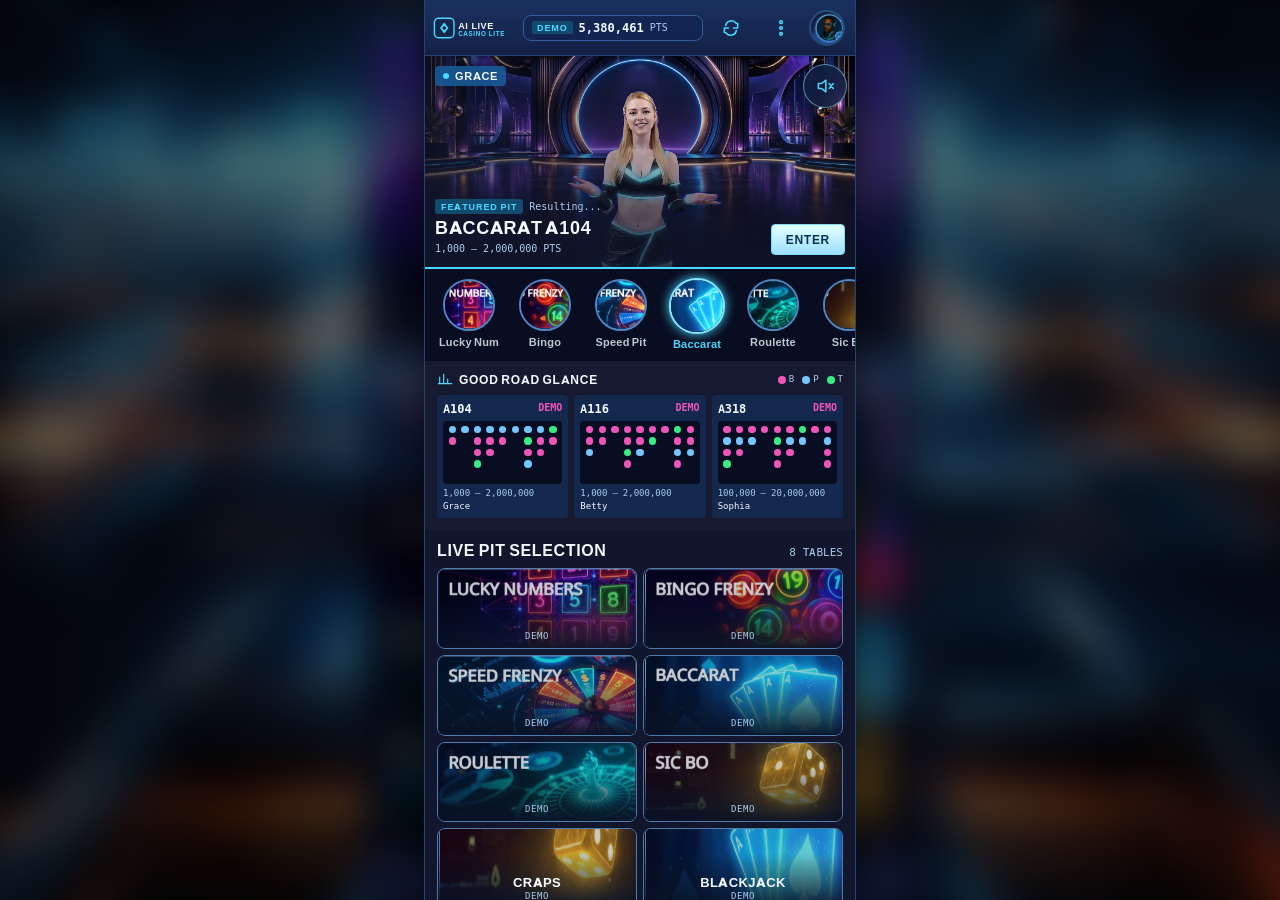
<file: index.html>
<!doctype html>
<html lang="en">
  <head>
    <meta charset="utf-8" />
    <meta name="viewport" content="width=device-width, initial-scale=1, viewport-fit=cover" />
    <meta name="theme-color" content="#11162c" />
    <meta name="description" content="A lightweight, offline AI Live Casino lobby demo." />
    <title>AI Live Casino Lite</title>
    <link rel="stylesheet" href="assets/fonts/fonts.css" />
    <link rel="stylesheet" href="styles.css" />
    <script src="app.js" defer></script>
  </head>
  <body>
    <div class="world" aria-hidden="true"></div>
    <div class="shell" id="shell">
      <header class="topbar">
        <button class="brand" id="homeButton" type="button" data-action="home" aria-label="AI Live Casino Lite">
          <img src="assets/logo.svg" alt="" />
        </button>
        <div class="wallet" aria-label="Demo balance">
          <span class="demo-chip">DEMO</span>
          <span id="balanceText">5,380,461</span>
          <span class="pts">PTS</span>
        </div>
        <button class="icon-button" id="refreshButton" type="button" aria-label="Refresh demo balance" title="Refresh demo balance">
          <svg viewBox="0 0 24 24" aria-hidden="true"><path d="M20 7v5h-5M4 17v-5h5"/><path d="M5.6 9A7 7 0 0 1 18 6l2 1M4 17l2 1a7 7 0 0 0 12.4-3"/></svg>
        </button>
        <button class="icon-button menu-button" id="menuButton" type="button" aria-label="Open menu" aria-expanded="false" aria-controls="menuPanel">
          <svg viewBox="0 0 24 24" aria-hidden="true"><circle cx="12" cy="5" r="1.6"/><circle cx="12" cy="12" r="1.6"/><circle cx="12" cy="19" r="1.6"/></svg>
        </button>
        <button class="avatar-button" id="profileButton" type="button" aria-label="Open profile">
          <img src="assets/avatar.webp" alt="" />
        </button>
        <div class="menu-panel" id="menuPanel" hidden>
          <button type="button" data-action="home"><svg viewBox="0 0 24 24" aria-hidden="true"><path d="M4 11 12 4l8 7"/><path d="M6 10v9h12v-9"/></svg><span data-i18n="lobby">Lobby</span></button>
          <button type="button" data-action="language"><svg viewBox="0 0 24 24" aria-hidden="true"><circle cx="12" cy="12" r="9"/><path d="M3 12h18M12 3c3 3.2 3 14.8 0 18M12 3c-3 3.2-3 14.8 0 18"/></svg><span data-i18n="language">Language</span></button>
          <button type="button" data-action="profile"><svg viewBox="0 0 24 24" aria-hidden="true"><circle cx="12" cy="8" r="3.2"/><path d="M5 19c1.4-3.2 3.8-4.8 7-4.8S17.6 15.8 19 19"/></svg><span data-i18n="profile">Profile</span></button>
          <button type="button" data-action="about"><svg viewBox="0 0 24 24" aria-hidden="true"><circle cx="12" cy="12" r="9"/><path d="M12 11v6M12 8v.01"/></svg><span data-i18n="about">About demo</span></button>
        </div>
      </header>
      <main id="view" tabindex="-1"></main>
    </div>
    <dialog id="modal" class="modal" aria-labelledby="modalTitle">
      <div id="modalContent"></div>
    </dialog>
    <div id="toast" class="toast" role="status" aria-live="polite"></div>
  </body>
</html>
</file>
<file: assets/fonts/fonts.css>
@font-face{font-family:'Geist Mono';font-style:normal;font-weight:500;font-display:swap;src:url('geist-mono-500.woff2') format('woff2');}
@font-face{font-family:'Geist Mono';font-style:normal;font-weight:600;font-display:swap;src:url('geist-mono-600.woff2') format('woff2');}
@font-face{font-family:'Outfit';font-style:normal;font-weight:400;font-display:swap;src:url('outfit-400.woff2') format('woff2');}
@font-face{font-family:'Outfit';font-style:normal;font-weight:500;font-display:swap;src:url('outfit-500.woff2') format('woff2');}
@font-face{font-family:'Outfit';font-style:normal;font-weight:600;font-display:swap;src:url('outfit-600.woff2') format('woff2');}
@font-face{font-family:'Outfit';font-style:normal;font-weight:700;font-display:swap;src:url('outfit-700.woff2') format('woff2');}
@font-face{font-family:'Outfit';font-style:normal;font-weight:800;font-display:swap;src:url('outfit-800.woff2') format('woff2');}
</file>
<file: styles.css>
:root {
  color-scheme: dark;
  --stage-night: #090e1c;
  --frame-navy: #11162c;
  --paper: #f4f8ff;
  --mist: #a9ccef;
  --ice: #49d9ff;
  --ice-rim: #4fc9ff;
  --ice-focus: #83e7ff;
  --pit: #14284d;
  --pit-deep: #143363;
  --enter-ink: #053358;
  --banker: #ef54b9;
  --player: #75c5ff;
  --tie: #39eb82;
  --badge: #134b6e;
  --wallet: #122653c7;
  font-family: Outfit, "PingFang SC", "Noto Sans SC", sans-serif;
  background: var(--stage-night);
  color: var(--paper);
}

* { box-sizing: border-box; }
html, body { width: 100%; height: 100%; margin: 0; }
body { overflow: hidden; }
::selection { background: var(--ice); color: var(--enter-ink); }
button, select { font: inherit; color: inherit; }
button { cursor: pointer; }
button:focus-visible, select:focus-visible { outline: 3px solid var(--ice-focus); outline-offset: 2px; }
svg { fill: none; stroke: currentColor; stroke-width: 1.8; stroke-linecap: round; stroke-linejoin: round; }

.world {
  position: fixed;
  inset: -20px;
  background: #102047 url("assets/background.webp") center / cover no-repeat;
  filter: blur(18px) brightness(.45);
  transform: scale(1.04);
}

.shell {
  position: relative;
  display: flex;
  flex-direction: column;
  width: min(100vw, 430px);
  height: 100dvh;
  margin: auto;
  overflow: hidden;
  background: var(--frame-navy);
  box-shadow: 0 0 0 1px #244574, 0 0 40px rgb(0 0 0 / .8);
}

.topbar {
  position: relative;
  z-index: 5;
  display: flex;
  align-items: center;
  gap: 6px;
  flex: none;
  height: 56px;
  padding: 0 10px 0 8px;
  background: linear-gradient(180deg, #1a315f, #142146);
  border-bottom: 1px solid #244574;
}

.brand {
  flex: 0 0 auto;
  padding: 0;
  border: 0;
  background: transparent;
}
.brand img { display: block; height: 28px; width: auto; max-width: none; }

.wallet {
  display: flex;
  align-items: center;
  gap: 6px;
  min-width: 0;
  flex: 1;
  padding: 4px 8px;
  border: 1px solid #345e9b;
  border-radius: 8px;
  background: var(--wallet);
  backdrop-filter: blur(12px);
  font-family: "Geist Mono", ui-monospace, monospace;
  font-size: 12px;
  font-weight: 600;
}

.demo-chip {
  flex: none;
  padding: 1px 5px;
  border-radius: 2px;
  background: var(--badge);
  color: var(--ice);
  font-family: Outfit, sans-serif;
  font-size: 9px;
  font-weight: 800;
  letter-spacing: .1em;
}

.pts { color: var(--mist); font-size: 10px; font-weight: 500; }

.icon-button {
  margin-left: auto;
  display: grid;
  place-items: center;
  width: 44px;
  height: 44px;
  padding: 0;
  border: 0;
  color: var(--ice);
  background: transparent;
}
.icon-button svg { width: 20px; height: 20px; }
.icon-button + .icon-button { margin-left: 0; }
.icon-button:hover { color: var(--paper); }

.avatar-button {
  flex: none;
  width: 36px;
  height: 36px;
  padding: 2px;
  overflow: hidden;
  border: 0;
  border-radius: 50%;
  background: rgb(73 217 255 / .2);
}
.avatar-button img { width: 100%; height: 100%; border-radius: 50%; object-fit: cover; object-position: center 45%; }

.menu-panel {
  position: absolute;
  top: calc(100% - 1px);
  right: 8px;
  z-index: 8;
  width: 188px;
  padding: 6px;
  border: 1px solid #77bdff;
  border-radius: 0 0 12px 12px;
  background: #13244fe8;
  box-shadow: 0 12px 25px #0009;
}
.menu-panel[hidden] { display: none; }
.menu-panel button {
  display: flex;
  align-items: center;
  gap: 10px;
  width: 100%;
  padding: 10px 8px;
  border: 0;
  border-bottom: 1px solid #5ca3df44;
  background: transparent;
  text-align: left;
  font-size: 15px;
}
.menu-panel button:last-child { border-bottom: 0; }
.menu-panel button:hover { background: #3477bd55; }
.menu-panel svg { width: 18px; height: 18px; color: var(--ice); }

#view { display: block; flex: 1; min-height: 0; overflow: auto; outline: none; scrollbar-width: thin; scrollbar-color: #4d87cc #10162d; }
.lobby-view, .category-view, .detail-view { display: flex; flex-direction: column; min-height: 100%; }

.hero {
  position: relative;
  flex: none;
  aspect-ratio: 715 / 351;
  overflow: hidden;
  background: #17142f url("assets/hero-stage.webp") center / cover no-repeat;
}
.hero-video {
  position: absolute;
  inset: 0;
  z-index: 0;
  display: block;
  width: 100%;
  height: 100%;
  object-fit: contain;
  object-position: center bottom;
  pointer-events: none;
}
.hero::after {
  content: "";
  position: absolute;
  inset: 0;
  z-index: 1;
  background: linear-gradient(180deg, transparent 20%, #11162ccc 100%), linear-gradient(90deg, #11162c99, transparent 55%);
}
.hero-chip {
  position: absolute;
  z-index: 2;
  top: 10px;
  left: 10px;
  display: flex;
  align-items: center;
  gap: 6px;
  padding: 3px 8px;
  border-radius: 4px;
  background: #195d9ad9;
  backdrop-filter: blur(8px);
  font-size: 11px;
  font-weight: 700;
  letter-spacing: .06em;
  text-transform: uppercase;
}
.hero-sound {
  position: absolute;
  z-index: 2;
  top: 8px;
  right: 8px;
  display: grid;
  place-items: center;
  width: 44px;
  height: 44px;
  padding: 0;
  border: 1px solid #8fe7ff88;
  border-radius: 50%;
  color: var(--ice);
  background: #122348bb;
  backdrop-filter: blur(6px);
}
.hero-sound:hover { color: white; background: #1c5184dd; }
.hero-sound:focus-visible { outline: 2px solid white; outline-offset: 2px; }
.hero-sound svg { width: 20px; height: 20px; fill: none; stroke: currentColor; stroke-width: 1.8; stroke-linecap: round; stroke-linejoin: round; }
.hero-sound .sound-wave { display: none; }
.hero-sound[aria-pressed="true"] .sound-wave { display: initial; }
.hero-sound[aria-pressed="true"] .sound-slash { display: none; }
.live-dot {
  width: 6px;
  height: 6px;
  border-radius: 50%;
  background: var(--ice);
}
.hero-bar {
  position: absolute;
  z-index: 2;
  right: 10px;
  bottom: 12px;
  left: 10px;
  display: flex;
  align-items: flex-end;
  justify-content: space-between;
  gap: 8px;
}
.hero-copy { min-width: 0; }
.hero-meta { display: flex; gap: 6px; margin-bottom: 2px; align-items: center; }
.badge {
  padding: 2px 6px;
  border-radius: 3px;
  background: var(--badge);
  color: var(--ice);
  font-size: 9px;
  font-weight: 800;
  letter-spacing: .1em;
}
.status-word { color: var(--mist); font-family: "Geist Mono", ui-monospace, monospace; font-size: 10px; }
.hero-copy h1 {
  margin: 0;
  font-size: 18px;
  font-weight: 800;
  letter-spacing: .04em;
  text-transform: uppercase;
}
.hero-limits {
  display: flex;
  flex-wrap: wrap;
  gap: 8px;
  min-width: 0;
  margin-top: 3px;
  color: var(--mist);
  font-family: "Geist Mono", ui-monospace, monospace;
  font-size: 10px;
}
.hero-edge { height: 2px; background: var(--ice); box-shadow: 0 0 8px var(--ice); }

.enter-button, .primary-button, .back-button {
  flex: none;
  padding: 7px 14px;
  border: 1px solid #7cddff;
  border-radius: 4px;
  color: var(--enter-ink);
  background: linear-gradient(#e4ffff, #9cdefb);
  font-size: 12px;
  font-weight: 800;
  letter-spacing: .06em;
  text-transform: uppercase;
}
.enter-button:hover, .primary-button:hover, .back-button:hover { filter: brightness(1.12); }
.enter-button:active, .primary-button:active, .back-button:active { transform: translateY(1px) scale(.98); }

.lobby-rail {
  display: flex;
  gap: 12px;
  padding: 10px 12px;
  overflow-x: auto;
  background: #080d22;
  scrollbar-width: none;
}
.lobby-rail::-webkit-scrollbar { display: none; }

.cat-tab {
  display: flex;
  flex: none;
  flex-direction: column;
  align-items: center;
  gap: 4px;
  width: 64px;
  padding: 0;
  border: 0;
  background: transparent;
  color: #bcc9ce;
}
.cat-tab img, .category-tab img {
  width: 52px;
  height: 52px;
  border: 2px solid #4e87c3;
  border-radius: 50%;
  object-fit: cover;
  background: var(--pit);
}
.cat-tab[aria-current="page"] img, .category-tab[aria-current="page"] img {
  width: 54px;
  height: 54px;
  border-color: var(--ice-focus);
  box-shadow: 0 0 10px var(--ice);
  transform: scale(1.04);
}
.cat-tab span, .category-tab span {
  width: 100%;
  overflow: hidden;
  font-size: 11px;
  font-weight: 600;
  letter-spacing: .02em;
  text-align: center;
  text-overflow: ellipsis;
  white-space: nowrap;
}
.cat-tab[aria-current="page"] span, .category-tab[aria-current="page"] span { color: var(--ice); font-weight: 800; }

.road-section { padding: 10px 12px 12px; background: #151a30; }
.road-head { display: flex; align-items: center; justify-content: space-between; gap: 8px; margin-bottom: 8px; }
.road-title { display: flex; align-items: center; gap: 6px; margin: 0; font-size: 12px; font-weight: 700; letter-spacing: .06em; text-transform: uppercase; }
.road-title svg { width: 16px; height: 16px; color: var(--ice); }
.legend { display: flex; gap: 8px; color: var(--mist); font-family: "Geist Mono", ui-monospace, monospace; font-size: 9px; }
.legend i { display: inline-block; width: 8px; height: 8px; margin-right: 3px; border-radius: 50%; vertical-align: middle; }
.legend .b { background: var(--banker); }
.legend .p { background: var(--player); }
.legend .t { background: var(--tie); }

.road-row { display: grid; grid-template-columns: repeat(3, 1fr); gap: 6px; }
.road-card {
  display: block;
  min-width: 0;
  padding: 6px;
  border: 0;
  border-radius: 4px;
  background: var(--pit);
  color: inherit;
  text-align: left;
}
.road-card:hover { background: var(--pit-deep); }
.road-card-title { display: flex; justify-content: space-between; margin-bottom: 4px; font-family: "Geist Mono", ui-monospace, monospace; font-size: 12px; font-weight: 600; }
.road-card-title em { font-style: normal; font-size: 10px; color: var(--banker); }
.road-grid {
  display: grid;
  grid-template-columns: repeat(9, 1fr);
  grid-template-rows: repeat(5, 1fr);
  gap: 2px;
  aspect-ratio: 1.9;
  padding: 4px;
  border-radius: 4px;
  background: #080d22;
}
.road-dot { width: 70%; aspect-ratio: 1; align-self: center; justify-self: center; border-radius: 50%; background: var(--dot, transparent); }
.road-dot.tie { background: var(--tie); }
.road-foot {
  display: flex;
  flex-direction: column;
  gap: 2px;
  min-width: 0;
  margin-top: 4px;
  color: var(--mist);
  font-family: "Geist Mono", ui-monospace, monospace;
  font-size: 9px;
  line-height: 1.25;
}
.road-foot span:last-child { color: var(--paper); }

.pit-section { padding: 10px 12px 20px; }
.pit-head { display: flex; align-items: baseline; justify-content: space-between; margin-bottom: 8px; }
.pit-head h2 { margin: 0; font-size: 16px; font-weight: 700; letter-spacing: .04em; text-transform: uppercase; }
.pit-head span { color: var(--mist); font-family: "Geist Mono", ui-monospace, monospace; font-size: 11px; }
.game-grid { display: grid; grid-template-columns: repeat(2, minmax(0, 1fr)); gap: 6px; }
.game-card {
  position: relative;
  display: block;
  width: 100%;
  padding: 0;
  overflow: hidden;
  aspect-ratio: 2.48;
  border: 1px solid #4d7bac;
  border-radius: 8px;
  background: #0b1431;
}
.game-card:hover { border-color: #8fd5ff; transform: translateY(-2px); }
.game-card img { width: 100%; height: 100%; object-fit: cover; opacity: .78; }
.game-card::after {
  content: "";
  position: absolute;
  inset: 0;
  background: linear-gradient(180deg, transparent 30%, #091224f0);
}
.game-card .synthetic-label {
  position: absolute;
  z-index: 1;
  right: 8px;
  bottom: 18px;
  left: 8px;
  color: var(--paper);
  font-size: 13px;
  font-weight: 800;
  letter-spacing: .03em;
  text-transform: uppercase;
}
.game-copy {
  position: absolute;
  z-index: 1;
  right: 8px;
  bottom: 6px;
  left: 8px;
  color: var(--mist);
  font-family: "Geist Mono", ui-monospace, monospace;
  font-size: 9px;
  font-weight: 500;
  letter-spacing: .06em;
  text-transform: uppercase;
}

.category-rail {
  display: grid;
  grid-template-columns: 44px minmax(0, 1fr) 44px;
  background: #080d22;
  border-bottom: 1px solid #345d98;
}
.category-arrow {
  display: grid;
  place-items: center;
  min-height: 44px;
  padding: 0;
  border: 0;
  color: var(--ice);
  background: transparent;
}
.category-arrow:disabled { color: #6d849e; }
.arrow-chevron {
  width: 10px;
  height: 10px;
  border-top: 2px solid currentColor;
  border-right: 2px solid currentColor;
  transform: rotate(225deg);
}
.category-arrow--right .arrow-chevron { transform: rotate(45deg); }
.category-strip {
  display: flex;
  gap: 10px;
  min-width: 0;
  padding: 10px 4px;
  overflow-x: auto;
  scrollbar-width: none;
}
.category-strip::-webkit-scrollbar { display: none; }
.category-tab {
  display: flex;
  flex: none;
  flex-direction: column;
  align-items: center;
  gap: 4px;
  width: 56px;
  padding: 0;
  border: 0;
  background: transparent;
  color: var(--mist);
}

.filter-bar {
  display: grid;
  grid-template-columns: repeat(2, minmax(0, 1fr));
  gap: 8px;
  padding: 8px 12px;
  background: #151a30;
}
.filter-bar label { display: block; min-width: 0; }
.filter-bar label span { display: block; margin-bottom: 3px; color: var(--mist); font-size: 10px; font-weight: 700; letter-spacing: .08em; text-transform: uppercase; }
.filter-bar select {
  width: 100%;
  padding: 6px 10px;
  border: 1px solid #5e9adb;
  border-radius: 4px;
  color: var(--paper);
  background: #243d70;
  font-size: 13px;
}

.pit-kicker {
  display: flex;
  align-items: baseline;
  justify-content: space-between;
  gap: 8px;
  padding: 10px 12px 0;
}
.pit-kicker h2 { margin: 0; font-size: 16px; font-weight: 700; letter-spacing: .04em; text-transform: uppercase; }
.pit-kicker span { color: var(--mist); font-family: "Geist Mono", ui-monospace, monospace; font-size: 11px; }

.table-list { display: flex; flex-direction: column; gap: 8px; padding: 8px 12px 20px; }
.table-card {
  overflow: hidden;
  border-radius: 12px;
  background: linear-gradient(180deg, var(--pit), var(--pit-deep));
  box-shadow: 0 4px 16px rgb(2 9 25 / .7);
}
.table-heading {
  display: flex;
  align-items: center;
  gap: 8px;
  min-height: 32px;
  padding: 0 10px;
  background: linear-gradient(90deg, #1d477f, #213761);
  font-size: 13px;
  font-weight: 800;
  letter-spacing: .04em;
  text-transform: uppercase;
}
.table-heading strong { font-family: "Geist Mono", ui-monospace, monospace; font-size: 11px; font-weight: 500; color: var(--mist); background: #11162c80; padding: 2px 6px; border-radius: 4px; text-transform: none; letter-spacing: 0; }
.table-heading em {
  padding: 2px 6px;
  border-radius: 3px;
  background: #11162c80;
  color: var(--mist);
  font-family: "Geist Mono", ui-monospace, monospace;
  font-size: 9px;
  font-style: normal;
  font-weight: 600;
  letter-spacing: .06em;
}
.table-heading .resulting { margin-left: auto; color: var(--ice); font-family: "Geist Mono", ui-monospace, monospace; font-size: 10px; font-weight: 600; letter-spacing: 0; text-transform: none; }
.table-body { display: grid; grid-template-columns: 26% 1fr; gap: 8px; padding: 8px; }
.dealer-tile { position: relative; min-height: 96px; overflow: hidden; border-radius: 8px; background: #182b57; }
.dealer-tile img { width: 100%; height: 100%; object-fit: cover; object-position: 50% 12%; }
.dealer-tile span {
  position: absolute;
  inset: auto 0 0;
  padding: 4px;
  background: #195d9ad9;
  font-size: 10px;
  font-weight: 800;
  letter-spacing: .08em;
  text-align: center;
  text-transform: uppercase;
}
.table-info { display: flex; flex-direction: column; justify-content: space-between; min-width: 0; gap: 6px; }
.mini-road {
  display: grid;
  grid-template-columns: repeat(12, 1fr);
  grid-template-rows: repeat(5, 1fr);
  gap: 2px;
  min-height: 40px;
  padding: 4px;
  border-radius: 4px;
  background: var(--pit);
}
.table-art { min-height: 40px; overflow: hidden; border-radius: 4px; }
.table-art img { width: 100%; height: 100%; object-fit: cover; }
.board-label {
  display: block;
  color: var(--mist);
  font-size: 9px;
  font-weight: 700;
  letter-spacing: .08em;
  text-transform: uppercase;
}
.pocket-row, .num-row, .result-row, .dice-row, .card-pair {
  display: flex;
  flex-wrap: wrap;
  align-items: center;
  gap: 4px;
  min-width: 0;
}
.result-row { flex-wrap: nowrap; overflow-x: auto; scrollbar-width: none; }
.result-row::-webkit-scrollbar { display: none; }
.pocket, .num-tile, .result-chip {
  display: grid;
  place-items: center;
  min-width: 22px;
  height: 22px;
  padding: 0 4px;
  border-radius: 4px;
  font-family: "Geist Mono", ui-monospace, monospace;
  font-size: 9px;
  font-weight: 700;
}
.pocket.red { background: #b5474e; }
.pocket.black { background: #1c2744; }
.pocket.green { background: #2f7a5b; }
.pocket-row .pocket:first-child, .num-tile.current { box-shadow: 0 0 0 1px var(--ice); }
.num-tile, .result-chip { background: #1d477f; }
.die {
  display: grid;
  grid-template-columns: repeat(3, 1fr);
  grid-template-rows: repeat(3, 1fr);
  width: 28px;
  height: 28px;
  padding: 3px;
  border: 1px solid #579ce7;
  border-radius: 4px;
  background: #080d22;
}
.die i { border-radius: 50%; }
.die i.on { background: var(--paper); }
.dice-sum { color: var(--mist); font-family: "Geist Mono", ui-monospace, monospace; font-size: 11px; font-weight: 600; }
.playing-card {
  display: inline-flex;
  align-items: center;
  justify-content: center;
  width: 32px;
  height: 44px;
  border-radius: 4px;
  background: #f4f8ff;
  color: #1c2744;
  font-family: "Geist Mono", ui-monospace, monospace;
  font-size: 12px;
  font-weight: 700;
}
.playing-card.h, .playing-card.d { color: #b5474e; }
.bingo-mini {
  display: grid;
  grid-template-columns: repeat(5, 1fr);
  gap: 2px;
  width: 100%;
  max-width: 140px;
}
.bingo-cell {
  display: grid;
  place-items: center;
  aspect-ratio: 1;
  border-radius: 2px;
  background: #080d22;
  color: var(--mist);
  font-family: "Geist Mono", ui-monospace, monospace;
  font-size: 8px;
  font-style: normal;
}
.bingo-cell.called { background: var(--pit-deep); color: var(--paper); box-shadow: inset 0 0 0 1px var(--ice); }
.board-card {
  display: grid;
  gap: 8px;
  padding: 10px;
  border-radius: 8px;
  background: var(--pit);
}
.table-actions { display: flex; align-items: center; justify-content: space-between; gap: 8px; }
.demo-tag { color: var(--mist); font-size: 9px; font-weight: 700; letter-spacing: .08em; text-transform: uppercase; }
.limit-stack { display: flex; flex-direction: column; }
.limit-stack small { color: var(--mist); font-size: 9px; letter-spacing: .08em; text-transform: uppercase; }
.limit-stack b { font-family: "Geist Mono", ui-monospace, monospace; font-size: 12px; font-weight: 600; }

.empty-state {
  padding: 24px 16px;
  border: 1px solid #4978ac;
  border-radius: 8px;
  text-align: center;
}

.detail-view { padding: 0; gap: 0; }
.detail-subhead {
  display: flex;
  align-items: center;
  gap: 8px;
  flex: none;
  min-height: 52px;
  padding: 8px 12px;
  background: #151a30;
}
.icon-back {
  display: grid;
  place-items: center;
  flex: none;
  width: 44px;
  height: 44px;
  padding: 0;
  border: 0;
  border-radius: 4px;
  color: var(--ice);
  background: var(--pit);
}
.icon-back svg { width: 18px; height: 18px; }
.icon-back:hover { color: var(--paper); }
.detail-titles { min-width: 0; flex: 1; }
.detail-titles h1 {
  margin: 0;
  overflow: hidden;
  font-size: 15px;
  font-weight: 700;
  letter-spacing: .04em;
  text-transform: uppercase;
  text-overflow: ellipsis;
  white-space: nowrap;
}
.detail-titles span {
  color: var(--mist);
  font-family: "Geist Mono", ui-monospace, monospace;
  font-size: 10px;
  letter-spacing: .04em;
  text-transform: uppercase;
}
.preview-badge {
  flex: none;
  padding: 4px 8px;
  border: 0;
  border-radius: 3px;
  background: var(--badge);
  color: var(--ice);
  font-size: 10px;
  font-weight: 800;
  letter-spacing: .1em;
}
.detail-stage {
  position: relative;
  overflow: hidden;
  aspect-ratio: 715 / 380;
  background: #080d22;
}
.detail-stage img { width: 100%; height: 100%; object-fit: cover; }
.detail-stage::after {
  content: "";
  position: absolute;
  inset: 0;
  background: linear-gradient(180deg, #11162c55 0%, transparent 28%, #11162ccc 100%);
  pointer-events: none;
}
.stage-chip {
  position: absolute;
  z-index: 1;
  top: 10px;
  left: 10px;
  display: flex;
  align-items: center;
  gap: 6px;
  padding: 3px 8px;
  border-radius: 4px;
  background: #122653c7;
  font-family: "Geist Mono", ui-monospace, monospace;
  font-size: 10px;
  letter-spacing: .06em;
  text-transform: uppercase;
}
.dealer-plate {
  position: absolute;
  z-index: 1;
  bottom: 10px;
  left: 10px;
  display: flex;
  align-items: center;
  gap: 8px;
  padding: 4px 10px;
  border-radius: 6px;
  background: #195d9ad9;
  font-size: 13px;
  font-weight: 700;
}
.dealer-plate em {
  padding: 2px 6px;
  border-radius: 3px;
  background: #14284db3;
  color: var(--mist);
  font-family: "Geist Mono", ui-monospace, monospace;
  font-size: 9px;
  font-style: normal;
  font-weight: 500;
}
.detail-stage .hero-edge { position: absolute; right: 0; bottom: 0; left: 0; }
.preview-stack {
  display: flex;
  flex-direction: column;
  gap: 10px;
  padding: 12px 12px 20px;
}
.info-card, .shoe-card {
  display: grid;
  gap: 8px;
  padding: 10px;
  border-radius: 8px;
  background: var(--pit);
}
.info-card { grid-template-columns: 1fr 1fr; }
.info-card div {
  display: flex;
  flex-direction: column;
  gap: 2px;
  padding: 8px;
  border-radius: 4px;
  background: #151a30b3;
}
.info-card dt { color: var(--mist); font-size: 11px; }
.info-card dd { margin: 0; font-family: "Geist Mono", ui-monospace, monospace; font-size: 12px; font-weight: 600; }
.shoe-head { display: flex; align-items: flex-start; justify-content: space-between; gap: 8px; }
.shoe-head h2 { margin: 0; font-size: 13px; font-weight: 700; letter-spacing: .06em; text-transform: uppercase; }
.shoe-head span { display: block; color: var(--mist); font-family: "Geist Mono", ui-monospace, monospace; font-size: 10px; }
.shoe-grid {
  display: grid;
  grid-template-columns: repeat(12, 1fr);
  grid-template-rows: repeat(5, 1fr);
  gap: 3px;
  aspect-ratio: 12 / 5;
  padding: 6px;
  border-radius: 4px;
  background: #080d22;
}
.road-dot.labeled {
  display: grid;
  width: 86%;
  place-items: center;
  color: var(--paper);
  font-family: "Geist Mono", ui-monospace, monospace;
  font-size: 8px;
  font-style: normal;
  font-weight: 700;
}
.road-dot.labeled.tie { color: var(--enter-ink); }
.detail-note { margin: 0; color: var(--mist); font-size: 12px; line-height: 1.45; }
.detail-view .primary-button { align-self: stretch; min-height: 44px; }

.modal {
  width: min(92vw, 490px);
  max-height: min(82dvh, 650px);
  padding: 0;
  overflow: auto;
  border: 1px solid #89cfff;
  border-radius: 14px;
  color: var(--paper);
  background: linear-gradient(145deg, #183c74f5, #112143f8 55%, #214680f5);
}
.modal::backdrop { background: #020919a8; }
.modal-header { display: flex; align-items: center; justify-content: space-between; gap: 15px; padding: 17px 20px; border-bottom: 1px solid #81bfff; }
.modal-header h2 { margin: 0; font-size: 20px; text-transform: uppercase; }
.modal-close { display: grid; place-items: center; width: 38px; height: 38px; border: 1px solid #99d9ff; border-radius: 50%; color: var(--paper); background: #35649d; font-size: 25px; }
.modal-body { padding: 20px; font-size: 16px; line-height: 1.5; }
.modal-avatar { display: block; width: 110px; height: 110px; margin: 0 auto 18px; border: 2px solid #8ee6ff; border-radius: 50%; object-fit: cover; }
.profile-row { display: flex; justify-content: space-between; gap: 10px; padding: 11px 0; border-bottom: 1px solid #5e8ab3; }
.profile-row span:first-child { color: var(--mist); }
.language-options { display: grid; gap: 9px; }
.language-options button { display: flex; justify-content: space-between; width: 100%; padding: 12px 14px; border: 1px solid #599bd2; border-radius: 8px; background: #1a4175; }
.language-options button[aria-pressed="true"] { border-color: #8beaff; }
.language-options button:hover { background: #2d6099; }

.toast {
  position: fixed;
  z-index: 10;
  right: 50%;
  bottom: 18px;
  max-width: min(90vw, 430px);
  padding: 10px 15px;
  border: 1px solid #85dfff;
  border-radius: 8px;
  background: #16396f;
  font-size: 14px;
  opacity: 0;
  pointer-events: none;
  transform: translate(50%, 8px);
  transition: opacity .18s, transform .18s;
}
.toast.show { opacity: 1; transform: translate(50%, 0); }

@media (max-width: 600px) {
  .world { display: none; }
  .shell { width: 100vw; box-shadow: none; }
  .topbar { padding-left: max(8px, env(safe-area-inset-left)); padding-right: max(8px, env(safe-area-inset-right)); }
}

@media (prefers-reduced-motion: reduce) {
  *, *::before, *::after { scroll-behavior: auto !important; transition-duration: .01ms !important; animation-duration: .01ms !important; }
}
</file>
